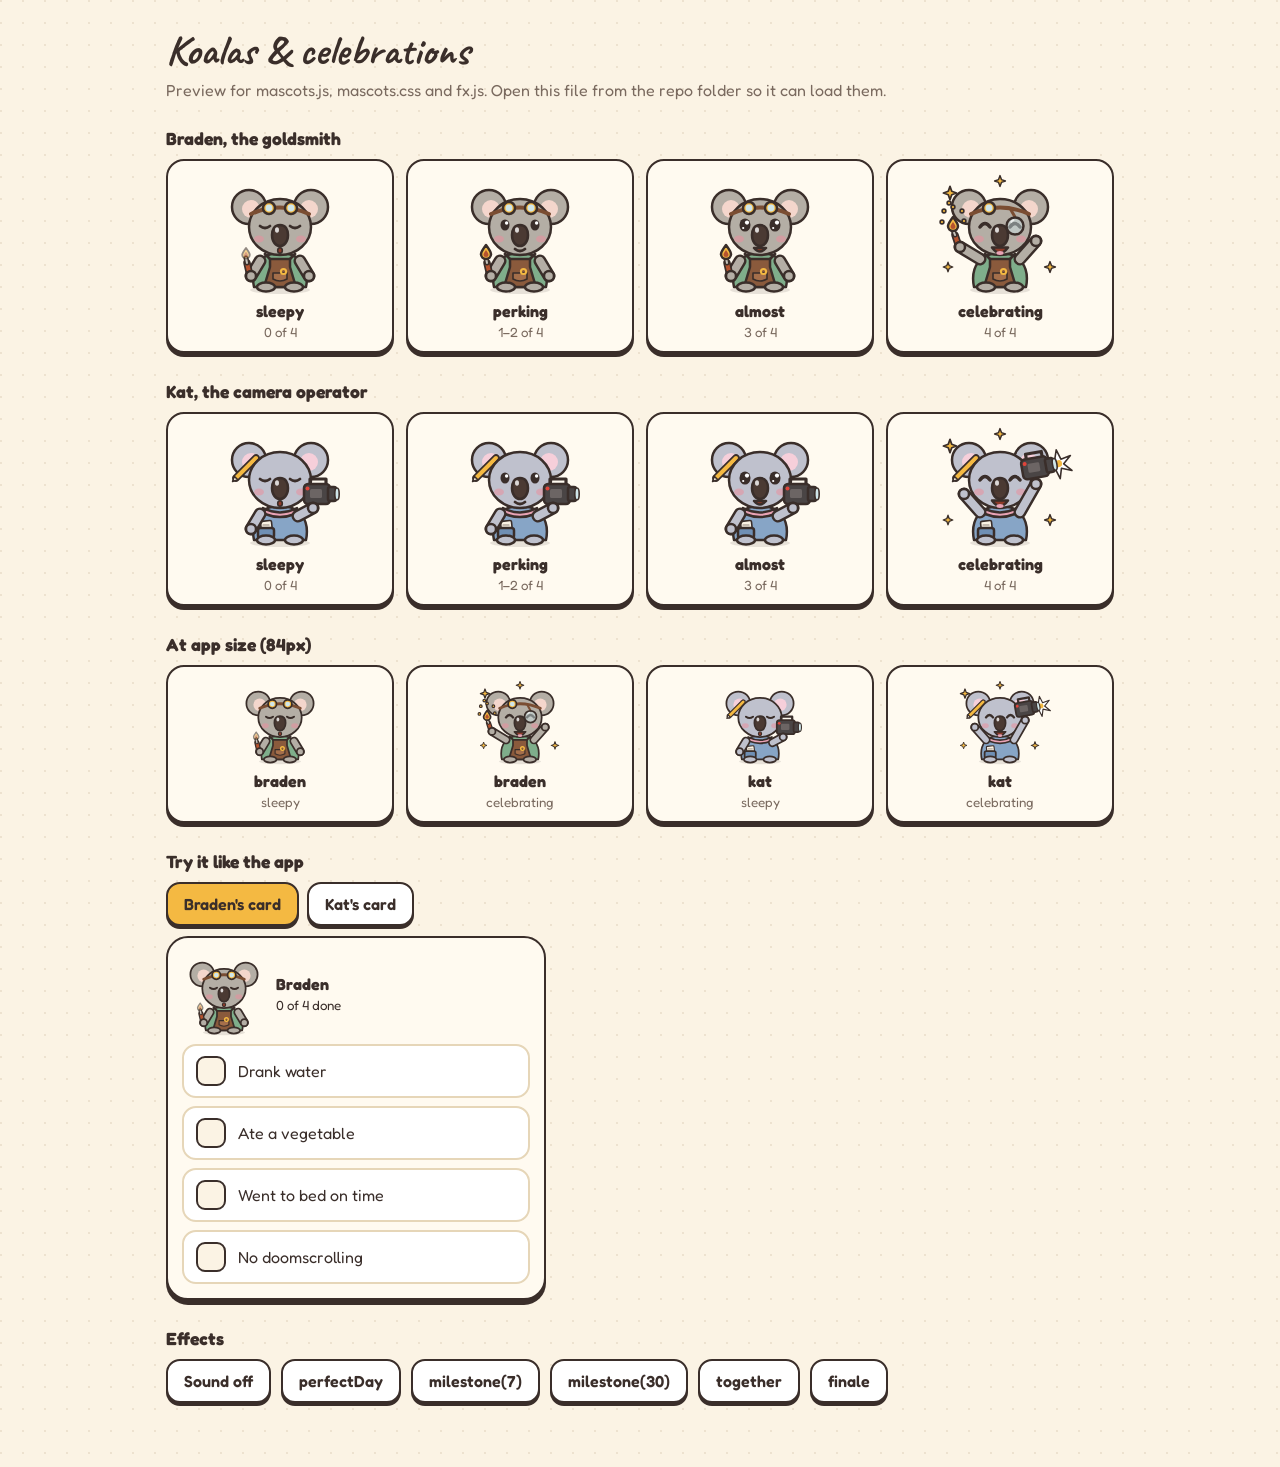
<file: preview.html>
<!doctype html>
<html lang="en">
<head>
<meta charset="utf-8">
<meta name="viewport" content="width=device-width, initial-scale=1">
<meta name="robots" content="noindex, nofollow">
<title>Koala and FX preview</title>
<link href="https://fonts.googleapis.com/css2?family=Caveat:wght@700&family=Fredoka:wght@400;600;700&display=swap" rel="stylesheet">
<link rel="stylesheet" href="mascots.css">
<style>
  :root { --paper:#fbf3e4; --ink:#3a2e2a; --ink-soft:#7a6a5f; --line:#e6d6b8; --sage:#7fae8b; --gold:#f4b942; --card:#fffaf0; }
  * { box-sizing: border-box; }
  body { margin: 0; background: var(--paper); background-image: radial-gradient(circle at 1px 1px, rgba(150,120,80,.14) 1px, transparent 0); background-size: 22px 22px; color: var(--ink); font-family: "Fredoka", system-ui, sans-serif; }
  #fx-canvas { position: fixed; inset: 0; width: 100vw; height: 100vh; pointer-events: none; z-index: 60; }
  main { max-width: 980px; margin: 0 auto; padding: 24px 16px 64px; }
  h1 { font-family: "Caveat", cursive; font-size: 2.6rem; margin: 0 0 4px; }
  p.sub { margin: 0 0 24px; color: var(--ink-soft); }
  h2 { font-size: 1.1rem; margin: 28px 0 10px; }
  .grid { display: grid; grid-template-columns: repeat(4, minmax(0, 1fr)); gap: 12px; }
  @media (max-width: 640px) { .grid { grid-template-columns: repeat(2, minmax(0, 1fr)); } }
  .tile { background: var(--card); border: 2.5px solid var(--ink); border-radius: 18px; padding: 14px 10px 10px; text-align: center; box-shadow: 0 4px 0 var(--ink); }
  .tile .m { width: 120px; height: 120px; margin: 0 auto; }
  .tile .m.small { width: 84px; height: 84px; }
  .tile b { display: block; margin-top: 6px; }
  .tile small { color: var(--ink-soft); }
  .row { display: flex; flex-wrap: wrap; gap: 10px; align-items: center; }
  button { font: inherit; font-weight: 600; min-height: 44px; padding: 8px 16px; border: 2.5px solid var(--ink); border-radius: 14px; background: #fff; color: var(--ink); box-shadow: 0 3px 0 var(--ink); cursor: pointer; }
  button:active { transform: translateY(2px); box-shadow: 0 1px 0 var(--ink); }
  button[aria-pressed="true"] { background: var(--gold); }
  .col { background: var(--card); border: 2.5px solid var(--ink); border-radius: 22px; padding: 14px; max-width: 380px; box-shadow: 0 5px 0 var(--ink); }
  .col-head { display: flex; align-items: center; gap: 10px; margin-bottom: 8px; }
  .mascot-wrap { width: 84px; height: 84px; flex: none; }
  .checks { display: grid; gap: 8px; }
  .check { position: relative; display: flex; align-items: center; gap: 12px; padding: 10px 12px; background: #fff; border: 2px solid var(--line); border-radius: 14px; cursor: pointer; }
  .check input { position: absolute; opacity: 0; pointer-events: none; }
  .check .box { width: 30px; height: 30px; flex: none; border: 2.5px solid var(--ink); border-radius: 9px; background: var(--paper); display: grid; place-items: center; }
  .check .stamp { font-weight: 700; color: #fff; }
  .check.on { background: #eaf5e6; border-color: var(--sage); }
  .check.on .box { background: var(--sage); }
  .check input:focus-visible + .box { outline: 3px solid var(--gold); outline-offset: 2px; }
  .who { display: flex; gap: 8px; margin-bottom: 10px; }
</style>
</head>
<body>
<canvas id="fx-canvas" aria-hidden="true"></canvas>
<main>
  <h1>Koalas &amp; celebrations</h1>
  <p class="sub">Preview for mascots.js, mascots.css and fx.js. Open this file from the repo folder so it can load them.</p>

  <h2>Braden, the goldsmith</h2>
  <div class="grid" id="g-braden"></div>
  <h2>Kat, the camera operator</h2>
  <div class="grid" id="g-kat"></div>

  <h2>At app size (84px)</h2>
  <div class="grid" id="g-small"></div>

  <h2>Try it like the app</h2>
  <div class="who">
    <button data-who="braden" aria-pressed="true">Braden's card</button>
    <button data-who="kat" aria-pressed="false">Kat's card</button>
  </div>
  <section class="col" id="card">
    <div class="col-head">
      <div class="mascot-wrap" id="card-mascot"></div>
      <div><strong id="card-name">Braden</strong><br><small id="card-count">0 of 4 done</small></div>
    </div>
    <div class="checks" id="checks"></div>
  </section>

  <h2>Effects</h2>
  <div class="row">
    <button id="snd" aria-pressed="false">Sound off</button>
    <button data-fx="perfectDay">perfectDay</button>
    <button data-fx="milestone7">milestone(7)</button>
    <button data-fx="milestone30">milestone(30)</button>
    <button data-fx="together">together</button>
    <button data-fx="finale">finale</button>
  </div>
</main>

<script src="mascots.js"></script>
<script src="fx.js"></script>
<script>
  const MOODS = ["sleepy", "perking", "almost", "celebrating"];
  const LABEL = { sleepy: "0 of 4", perking: "1–2 of 4", almost: "3 of 4", celebrating: "4 of 4" };
  function tiles(id, who, small) {
    document.getElementById(id).innerHTML = MOODS.map((m) =>
      `<div class="tile"><div class="m ${small ? "small" : ""}">${Mascots.render(who, m)}</div><b>${m}</b><small>${LABEL[m]}</small></div>`).join("");
  }
  tiles("g-braden", "braden");
  tiles("g-kat", "kat");
  document.getElementById("g-small").innerHTML =
    ["braden", "kat"].flatMap((w) => ["sleepy", "celebrating"].map((m) =>
      `<div class="tile"><div class="m small">${Mascots.render(w, m)}</div><b>${w}</b><small>${m}</small></div>`)).join("");

  // mini card that behaves like the app's
  const ITEMS = ["Drank water", "Ate a vegetable", "Went to bed on time", "No doomscrolling"];
  let who = "braden", done = [false, false, false, false];
  const moodFor = (n) => (n === 0 ? "sleepy" : n <= 2 ? "perking" : n === 3 ? "almost" : "celebrating");
  function renderCard() {
    const n = done.filter(Boolean).length;
    document.getElementById("card-mascot").innerHTML = Mascots.render(who, moodFor(n));
    document.getElementById("card-name").textContent = who === "braden" ? "Braden" : "Kat";
    document.getElementById("card-count").textContent = `${n} of 4 done`;
    document.getElementById("checks").innerHTML = ITEMS.map((t, i) =>
      `<label class="check ${done[i] ? "on" : ""}"><input type="checkbox" data-i="${i}" ${done[i] ? "checked" : ""}>` +
      `<span class="box" aria-hidden="true"><span class="stamp">${done[i] ? "✓" : ""}</span></span><span>${t}</span></label>`).join("");
  }
  renderCard();
  document.getElementById("checks").addEventListener("change", (e) => {
    const i = +e.target.dataset.i;
    const before = done.filter(Boolean).length;
    done[i] = e.target.checked;
    renderCard();
    const label = document.querySelector(`#checks input[data-i="${i}"]`).closest(".check");
    label.querySelector("input").focus();
    FX.tick(label, done[i]);
    if (before === 3 && done.every(Boolean)) FX.perfectDay(document.getElementById("card"));
  });
  document.querySelectorAll("[data-who]").forEach((b) => b.addEventListener("click", () => {
    who = b.dataset.who;
    document.querySelectorAll("[data-who]").forEach((x) => x.setAttribute("aria-pressed", x === b));
    renderCard();
  }));

  const snd = document.getElementById("snd");
  snd.addEventListener("click", () => {
    FX.setSound(!FX.sound);
    snd.setAttribute("aria-pressed", FX.sound);
    snd.textContent = FX.sound ? "Sound on" : "Sound off";
    if (FX.sound) FX.tick(null, true);
  });
  document.querySelectorAll("[data-fx]").forEach((b) => b.addEventListener("click", () => {
    const f = b.dataset.fx;
    if (f === "perfectDay") FX.perfectDay(document.getElementById("card"));
    else if (f === "milestone7") FX.milestone(7);
    else if (f === "milestone30") FX.milestone(30);
    else FX[f]();
  }));
</script>
</body>
</html>
</file>
<file: mascots.css>
/*
 * Koala mascot styles + animation (pairs with mascots.js).
 * Hooks: svg.mascot[data-who][data-mood], parts .m-body .m-head .m-arm-l .m-arm-r etc.
 * All motion is pure CSS and sits inside a no-preference guard, so reduced-motion
 * users get a static pose. Idle loops are gentle and restart cleanly on re-render.
 */
.mascot {
  --ink: #3a2e2a;
  --fur: #b4aea5;
  --fur-ear: #f4d6cc;
  width: 100%;
  height: 100%;
  overflow: visible;
  display: block;
}
.mascot[data-who="kat"] { --fur: #bfc1cd; --fur-ear: #f6cfda; }

/* ---------- mood visibility ---------- */
.mascot .mo { display: none; }
.mascot[data-mood="sleepy"] .mo.s,
.mascot[data-mood="perking"] .mo.p,
.mascot[data-mood="almost"] .mo.a,
.mascot[data-mood="celebrating"] .mo.c { display: inline; }

/* ---------- paint ---------- */
.mascot .o { stroke: var(--ink); stroke-width: 2.5; stroke-linejoin: round; stroke-linecap: round; }
.mascot .o-thin { stroke: var(--ink); stroke-width: 1.6; stroke-linejoin: round; }
.mascot .ln { fill: none; stroke: var(--ink); stroke-width: 2.8; stroke-linecap: round; stroke-linejoin: round; }
.mascot .ln-b { stroke-width: 3.4; }
.mascot .ln-thin { fill: none; stroke: var(--ink); stroke-width: 1.2; stroke-linecap: round; opacity: .55; }
.mascot .arm-o { fill: none; stroke: var(--ink); stroke-width: 13; stroke-linecap: round; }
.mascot .arm { fill: none; stroke: var(--fur); stroke-width: 8; stroke-linecap: round; }
.mascot .tool-o { fill: none; stroke: var(--ink); stroke-width: 7.5; stroke-linecap: round; }
.mascot .tool { fill: none; stroke-width: 4; stroke-linecap: round; }
.mascot .nozzle-o { fill: none; stroke: var(--ink); stroke-width: 5; stroke-linecap: round; }
.mascot .nozzle { fill: none; stroke: #c9c4bc; stroke-width: 2; stroke-linecap: round; }
.mascot .band { fill: none; stroke: #7a4d32; stroke-width: 4; stroke-linecap: round; }
.mascot .strap { fill: none; stroke: #7a4d32; stroke-width: 3; stroke-linecap: round; }
.mascot .lens { fill: #cfe6ea; fill-opacity: .45; stroke: var(--ink); stroke-width: 2.5; }
.mascot .lens + path { pointer-events: none; }
.mascot .ring { fill: none; stroke: #f4b942; stroke-width: 2; }
.mascot .handle { fill: none; stroke: var(--ink); stroke-width: 3.2; stroke-linejoin: round; }
.mascot .m-shadow { fill: var(--ink); opacity: .12; }

.mascot .f-fur { fill: var(--fur); }
.mascot .f-ear { fill: var(--fur-ear); }
.mascot .f-ink { fill: var(--ink); }
.mascot .f-nose { fill: #4b3a33; }
.mascot .f-white { fill: #fff; }
.mascot .f-cheek { fill: #e9909f; opacity: .55; }
.mascot .f-mouth { fill: #8e3b2a; }
.mascot .f-blush { fill: #e9a3b5; }
.mascot .f-gold { fill: #f4b942; }
.mascot .f-rust { fill: #b5532f; }
.mascot .f-rust-s { stroke: #b5532f; }
.mascot .f-gold-s { stroke: #f4b942; }
.mascot .f-sage { fill: #7fae8b; }
.mascot .f-leather { fill: #8a5a3c; }
.mascot .f-leather2 { fill: #a56f4b; }
.mascot .f-glass { fill: #cfe6ea; }
.mascot .f-paper { fill: #fbf3e4; }
.mascot .f-blue { fill: #87a5c6; }
.mascot .f-blue2 { fill: #6f8fb4; }
.mascot .f-cam { fill: #4a4545; }
.mascot .f-cam2 { fill: #6c6564; }
.mascot .f-red { fill: #e0443a; }

/* the dim sleepy torch */
.mascot[data-mood="sleepy"] .m-flame { opacity: .55; transform: scale(.75); transform-origin: 26px 82px; }

/* stars/sparks animate around their own centre */
.mascot .m-star, .mascot .m-z { transform-box: fill-box; transform-origin: center; }

/* celebrating Kat holds the camera up (static pose; animation adds a bob) */
.mascot[data-who="kat"][data-mood="celebrating"] .m-cam { transform: translate(-2px, -26px) rotate(-10deg); transform-origin: 96px 66px; }

/* ---------- motion ---------- */
@media (prefers-reduced-motion: no-preference) {
  .mascot .m-body { transform-origin: 60px 114px; }
  .mascot .m-head { transform-origin: 60px 80px; }
  .mascot .m-arm-l { transform-origin: 40px 85px; }
  .mascot .m-arm-r { transform-origin: 80px 85px; }
  .mascot .m-flame { transform-origin: 26px 82px; animation: m-flicker .32s ease-in-out infinite alternate; }
  .mascot .m-rec { animation: m-blink 1.2s steps(1) infinite; }

  /* 1. sleepy: slow breathing, droopy nod, floating z's, tiny yawn */
  .mascot[data-mood="sleepy"] .m-body { animation: m-breathe 4s ease-in-out infinite; }
  .mascot[data-mood="sleepy"] .m-head { animation: m-nod 4s ease-in-out infinite; }
  .mascot[data-mood="sleepy"] .m-yawn { transform-box: fill-box; transform-origin: center; animation: m-yawn 4s ease-in-out infinite; }
  .mascot[data-mood="sleepy"] .m-flame { animation: none; }
  .mascot .m-z { animation: m-float 3s ease-in-out infinite; opacity: 0; }
  .mascot .m-zzz > g:nth-child(2) .m-z { animation-delay: 1s; }
  .mascot .m-zzz > g:nth-child(3) .m-z { animation-delay: 2s; }

  /* 2. perking: curious head tilt and gentle sway */
  .mascot[data-mood="perking"] .m-body { animation: m-sway 3.4s ease-in-out infinite; }
  .mascot[data-mood="perking"] .m-head { animation: m-tilt 3.4s ease-in-out infinite; }

  /* 3. almost: leaning in, quick little bounces, twinkly eyes */
  .mascot[data-mood="almost"] .m-body { animation: m-bounce .7s ease-in-out infinite; }
  .mascot[data-mood="almost"] .m-head { animation: m-lean .7s ease-in-out infinite; }
  .mascot[data-mood="almost"] .m-twinkle { animation: m-twinkle 1.4s ease-in-out infinite; }

  /* 4. celebrating: quick pop, then a happy dance */
  .mascot[data-mood="celebrating"] .m-body { animation: m-hop .4s cubic-bezier(.3,1.6,.5,1), m-dance .8s .4s ease-in-out infinite; }
  .mascot[data-mood="celebrating"] .m-arm-l { animation: m-wave-l .4s ease-in-out infinite alternate; }
  .mascot[data-mood="celebrating"] .m-arm-r { animation: m-wave-r .4s .2s ease-in-out infinite alternate; }
  .mascot .m-star { animation: m-pop 1.6s ease-out infinite; }
  .mascot .m-stars > g:nth-child(2) .m-star { animation-delay: .4s; }
  .mascot .m-stars > g:nth-child(3) .m-star { animation-delay: .8s; }
  .mascot .m-stars > g:nth-child(4) .m-star { animation-delay: 1.2s; }

  /* Braden's torch throws golden sparks */
  .mascot .m-spark { transform-origin: 13px 48px; animation: m-spark .9s ease-out infinite; }
  .mascot .m-spark:nth-child(2) { animation-delay: .15s; }
  .mascot .m-spark:nth-child(3) { animation-delay: .3s; }
  .mascot .m-spark:nth-child(4) { animation-delay: .45s; }
  .mascot .m-spark:nth-child(5) { animation-delay: .6s; }
  .mascot .m-spark:nth-child(6) { animation-delay: .75s; }

  /* Kat's camera bobs and the flash pops */
  .mascot[data-who="kat"][data-mood="celebrating"] .m-cam { animation: m-cam .8s .4s ease-in-out infinite; }
  .mascot .m-flash { transform-box: fill-box; transform-origin: center; animation: m-flash 1.6s ease-out infinite; }
}

@keyframes m-flicker { from { transform: scale(1, 1); } to { transform: scale(.88, 1.1); } }
@keyframes m-blink { 50% { opacity: .15; } }
@keyframes m-breathe { 0%, 100% { transform: scale(1, 1); } 50% { transform: scale(1.02, .975); } }
@keyframes m-nod { 0%, 100% { transform: rotate(4deg) translateY(1px); } 50% { transform: rotate(6deg) translateY(2.5px); } }
@keyframes m-yawn { 0%, 60%, 100% { transform: scale(1); } 75% { transform: scale(1.5, 1.9); } }
@keyframes m-float { 0% { opacity: 0; transform: translate(0, 4px); } 30% { opacity: 1; } 100% { opacity: 0; transform: translate(4px, -8px); } }
@keyframes m-sway { 0%, 100% { transform: rotate(-1.5deg); } 50% { transform: rotate(1.5deg); } }
@keyframes m-tilt { 0%, 100% { transform: rotate(0); } 25%, 45% { transform: rotate(-7deg); } 70% { transform: rotate(3deg); } }
@keyframes m-bounce { 0%, 100% { transform: translateY(0) scale(1, 1); } 15% { transform: translateY(0) scale(1.04, .96); } 50% { transform: translateY(-5px) scale(.98, 1.03); } }
@keyframes m-lean { 0%, 100% { transform: rotate(0) translateY(1px); } 50% { transform: rotate(-2deg) translateY(2px); } }
@keyframes m-twinkle { 0%, 100% { opacity: 1; } 50% { opacity: .2; } }
@keyframes m-hop { 0% { transform: scale(.85, 1.1); } 60% { transform: translateY(-9px) scale(1.06, .96); } 100% { transform: none; } }
@keyframes m-dance { 0%, 50%, 100% { transform: translateY(0) rotate(0); } 25% { transform: translateY(-7px) rotate(-5deg); } 75% { transform: translateY(-7px) rotate(5deg); } }
@keyframes m-wave-l { from { transform: rotate(-8deg); } to { transform: rotate(10deg); } }
@keyframes m-wave-r { from { transform: rotate(8deg); } to { transform: rotate(-10deg); } }
@keyframes m-pop { 0% { transform: scale(0) rotate(0); opacity: 0; } 20% { transform: scale(1.3) rotate(20deg); opacity: 1; } 55% { transform: scale(1) rotate(45deg); opacity: 1; } 100% { transform: scale(0) rotate(90deg); opacity: 0; } }
@keyframes m-spark { 0% { transform: scale(.15); opacity: 0; } 20% { opacity: 1; } 100% { transform: scale(1.35); opacity: 0; } }
@keyframes m-cam { 0%, 100% { transform: translate(-2px, -26px) rotate(-10deg); } 50% { transform: translate(-2px, -29px) rotate(-6deg); } }
@keyframes m-flash { 0%, 8% { transform: scale(.2); opacity: 0; } 14% { transform: scale(1.25); opacity: 1; } 40%, 100% { transform: scale(.9); opacity: 0; } }
</file>
